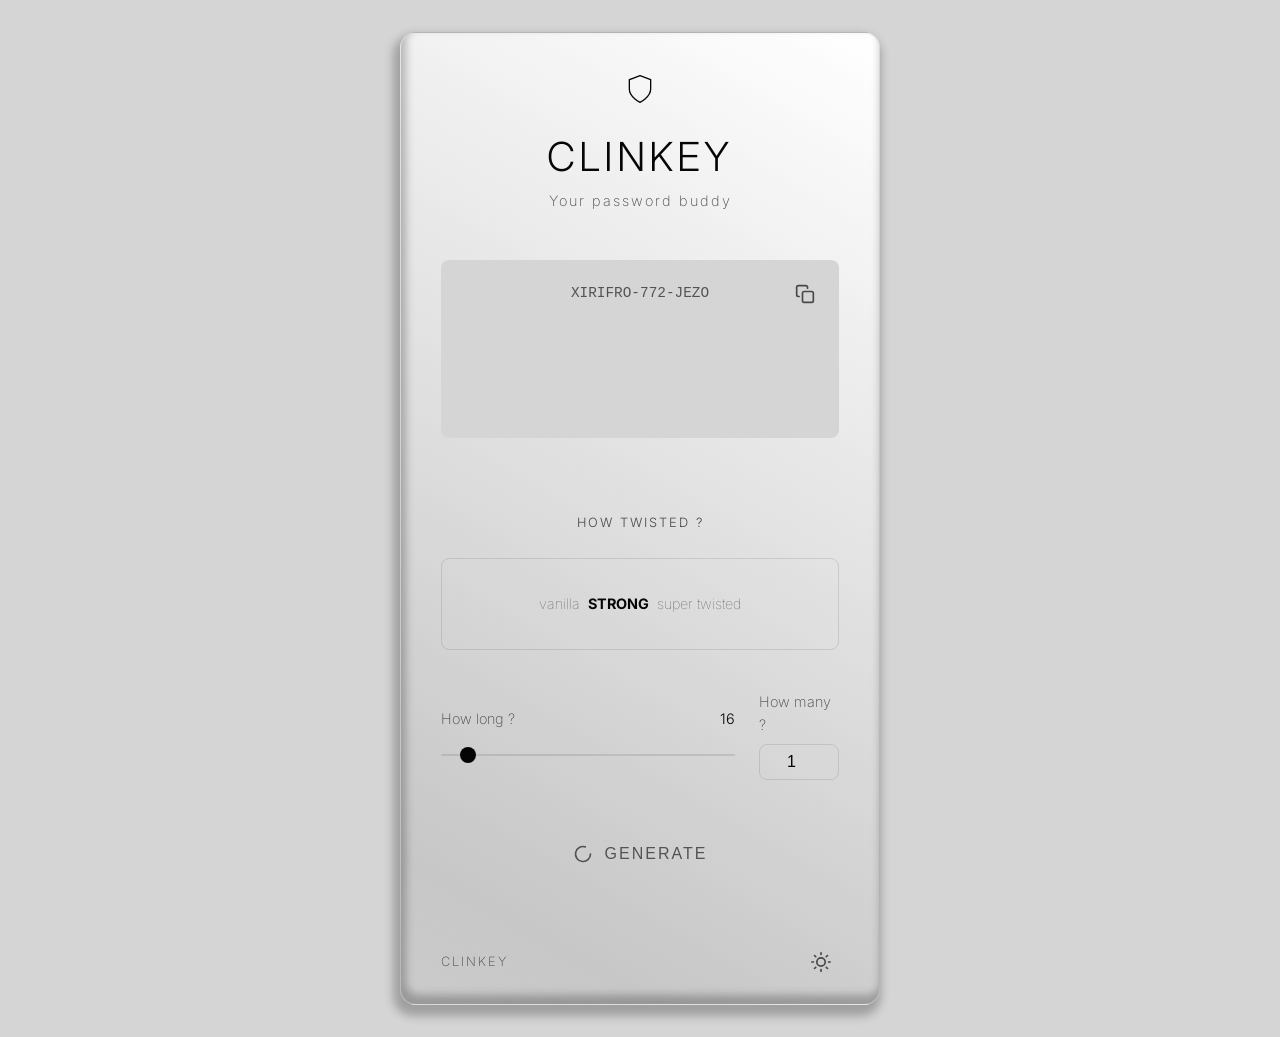
<file: src/index.html>
<!DOCTYPE html>
<html lang="fr">
<head>
    <meta charset="UTF-8">
    <meta name="viewport" content="width=device-width, initial-scale=1.0">
    <title>Clinkey - Your password buddy</title>
    <link rel="icon" type="image/png" href="favicon/favicon-96x96.png" sizes="96x96" />
    <link rel="icon" type="image/svg+xml" href="favicon/favicon.svg" />
    <link rel="shortcut icon" href="favicon/favicon.ico" />
    <link rel="apple-touch-icon" sizes="180x180" href="favicon/apple-touch-icon.png" />
    <meta name="apple-mobile-web-app-title" content="ClinKey" />
    <link rel="manifest" href="favicon/site.webmanifest" />
    <!-- Inclusion of the 'Inter' font from Google Fonts -->
    <link rel="preconnect" href="https://fonts.googleapis.com">
    <link rel="preconnect" href="https://fonts.gstatic.com" crossorigin>
    <link href="https://fonts.googleapis.com/css2?family=Inter:wght@200;300;400&display=swap" rel="stylesheet">
    <link rel="stylesheet" href="./static/css/style.css">
</head>
<body data-theme="dark"> <!-- Dark theme by default -->

    <div class="app-container">
        <div class="app-content">
            <!-- Header -->
            <header class="header">
                <svg xmlns="http://www.w3.org/2000/svg" width="32" height="32" viewBox="0 0 24 24" fill="none" stroke="currentColor" stroke-width="1.5" stroke-linecap="round" stroke-linejoin="round" class="header-icon"><path d="M12 22s8-4 8-10V5l-8-3-8 3v7c0 6 8 10 8 10z"></path></svg>
                <h1 class="header-title">Clinkey</h1>
                <p class="header-subtitle">Your password buddy</p>
            </header>

            <main>
                <!-- Display of the generated password -->
                <div class="password-display-wrapper">
                    <textarea id="password-display" readonly rows="8"></textarea>
                    <button id="copy-button" title="Copy to clipboard">
                        <svg xmlns="http://www.w3.org/2000/svg" width="20" height="20" viewBox="0 0 24 24" fill="none" stroke="currentColor" stroke-width="2" stroke-linecap="round" stroke-linejoin="round"><rect x="9" y="9" width="13" height="13" rx="2" ry="2"></rect><path d="M5 15H4a2 2 0 0 1-2-2V4a2 2 0 0 1 2-2h9a2 2 0 0 1 2 2v1"></path></svg>
                    </button>
                </div>
                <div id="copy-feedback"></div>

                <!-- Generation options -->
                <section class="options-section">
                    <fieldset style="border:none;">
                        <legend class="options-legend">How twisted ?</legend>
                        <div class="radio-group">
                            <div>
                                <input type="radio" name="password_type" value="normal" id="type_normal">
                                <label for="type_normal" class="radio-label">
                                    <span class="radio-label-title">Vanilla</Var></span>
                                </label>
                            </div>
                            <div>
                                <input type="radio" name="password_type" value="strong" id="type_strong" checked>
                                <label for="type_strong" class="radio-label">
                                    <span class="radio-label-title">Strong</span>
                                </label>
                            </div>
                            <div>
                                <input type="radio" name="password_type" value="super_strong" id="type_super_strong">
                                <label for="type_super_strong" class="radio-label">
                                    <span class="radio-label-title">Super twisted</span>
                                </label>
                            </div>
                        </div>
                    </fieldset>

                    <!-- Advanced options -->
                    <div class="advanced-options">
                        <div class="slider-container">
                            <label for="length-slider" class="option-label">
                                <span>How long ?</span>
                                <span id="length-value">16</span>
                            </label>
                            <input type="range" id="length-slider" min="8" max="128" value="16">
                        </div>
                        <div class="quantity-container">
                            <label for="quantity-input" class="option-label"><span>How many ?</span></label>
                            <input type="number" id="quantity-input" min="1" max="70" value="1">
                        </div>
                    </div>
                </section>

                <!-- Generation button -->
                <button id="generate-button" class="action-button">
                    <svg xmlns="http://www.w3.org/2000/svg" width="20" height="20" viewBox="0 0 24 24" fill="none" stroke="currentColor" stroke-width="2" stroke-linecap="round" stroke-linejoin="round"><path d="M21 12a9 9 0 1 1-6.219-8.56"></path></svg>
                    <span>Generate</span>
                </button>
            </main>
        </div>
        
        <!-- Footer -->
        <footer class="footer">
            <p>Clinkey</p>
            <button id="theme-toggle" title="Change theme">
                <svg class="icon-sun" xmlns="http://www.w3.org/2000/svg" width="20" height="20" viewBox="0 0 24 24" fill="none" stroke="currentColor" stroke-width="2" stroke-linecap="round" stroke-linejoin="round"><circle cx="12" cy="12" r="5"></circle><line x1="12" y1="1" x2="12" y2="3"></line><line x1="12" y1="21" x2="12" y2="23"></line><line x1="4.22" y1="4.22" x2="5.64" y2="5.64"></line><line x1="18.36" y1="18.36" x2="19.78" y2="19.78"></line><line x1="1" y1="12" x2="3" y2="12"></line><line x1="21" y1="12" x2="23" y2="12"></line><line x1="4.22" y1="19.78" x2="5.64" y2="18.36"></line><line x1="18.36" y1="5.64" x2="19.78" y2="4.22"></line></svg>
                <svg class="icon-moon" xmlns="http://www.w3.org/2000/svg" width="20" height="20" viewBox="0 0 24 24" fill="none" stroke="currentColor" stroke-width="2" stroke-linecap="round" stroke-linejoin="round"><path d="M21 12.79A9 9 0 1 1 11.21 3 7 7 0 0 0 21 12.79z"></path></svg>
            </button>
        </footer>
    </div>

    <script src="./static/js/script.js"></script>
</body>
</html>
</file>
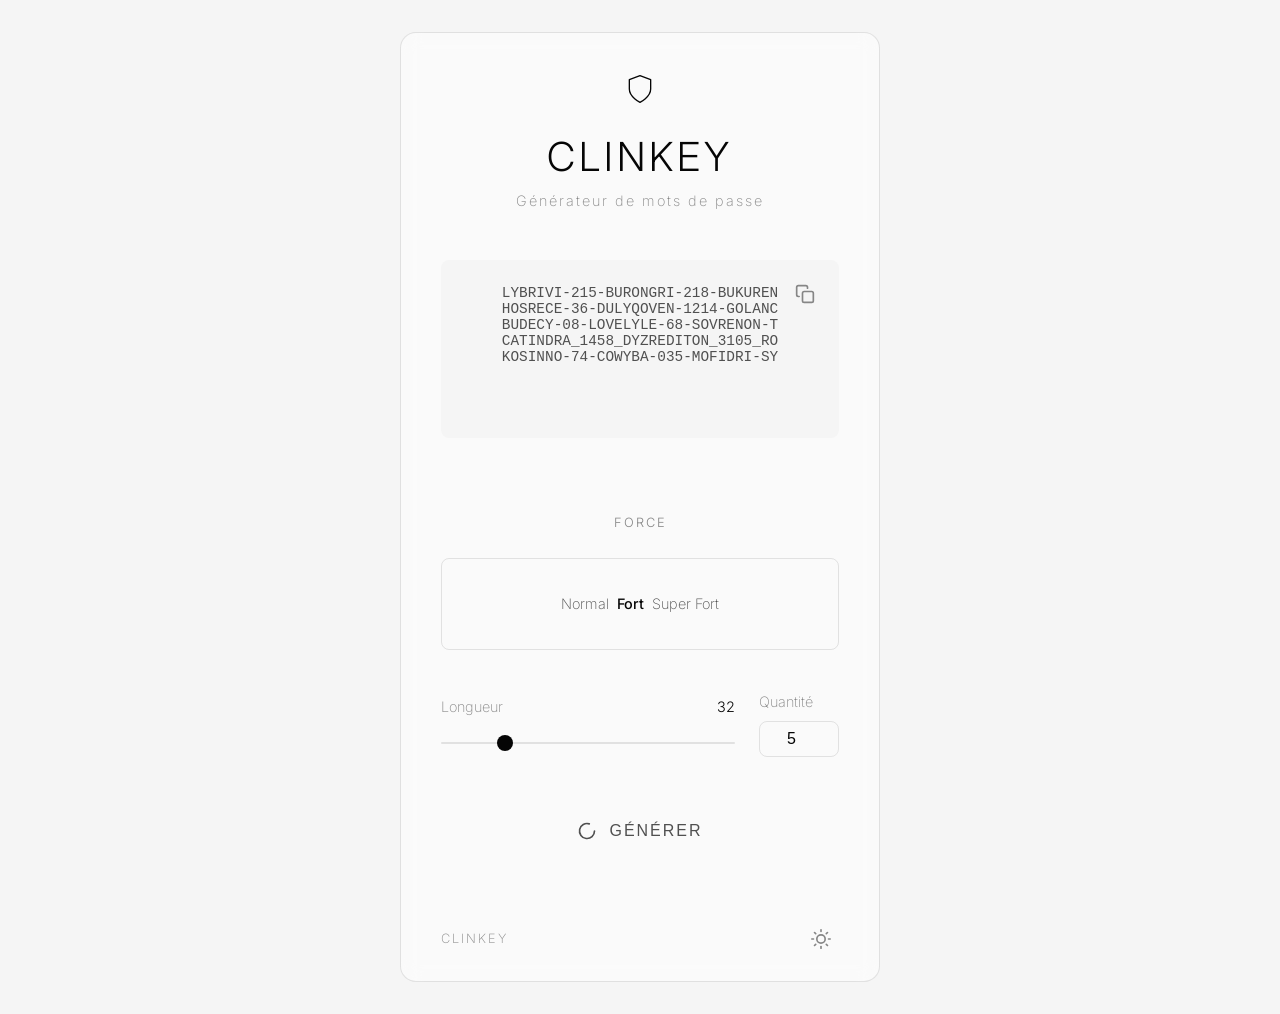
<file: clinkey.html>
<!DOCTYPE html>
<html lang="fr">
<head>
    <meta charset="UTF-8">
    <meta name="viewport" content="width=device-width, initial-scale=1.0">
    <title>Clinkey - Générateur de Mots de Passe Avancé</title>
    
    <!-- Inclusion of the 'Inter' font from Google Fonts -->
    <link rel="preconnect" href="https://fonts.googleapis.com">
    <link rel="preconnect" href="https://fonts.gstatic.com" crossorigin>
    <link href="https://fonts.googleapis.com/css2?family=Inter:wght@200;300;400&display=swap" rel="stylesheet">
    <link rel="stylesheet" href="./static/css/style.css">
</head>
<body data-theme="dark"> <!-- Dark theme by default -->

    <div class="app-container">
        <div class="app-content">
            <!-- Header -->
            <header class="header">
                <svg xmlns="http://www.w3.org/2000/svg" width="32" height="32" viewBox="0 0 24 24" fill="none" stroke="currentColor" stroke-width="1.5" stroke-linecap="round" stroke-linejoin="round" class="header-icon"><path d="M12 22s8-4 8-10V5l-8-3-8 3v7c0 6 8 10 8 10z"></path></svg>
                <h1 class="header-title">Clinkey</h1>
                <p class="header-subtitle">Générateur de mots de passe</p>
            </header>

            <main>
                <!-- Display of the generated password -->
                <div class="password-display-wrapper">
                    <textarea id="password-display" readonly rows="8"></textarea>
                    <button id="copy-button" title="Copier dans le presse-papiers">
                        <svg xmlns="http://www.w3.org/2000/svg" width="20" height="20" viewBox="0 0 24 24" fill="none" stroke="currentColor" stroke-width="2" stroke-linecap="round" stroke-linejoin="round"><rect x="9" y="9" width="13" height="13" rx="2" ry="2"></rect><path d="M5 15H4a2 2 0 0 1-2-2V4a2 2 0 0 1 2-2h9a2 2 0 0 1 2 2v1"></path></svg>
                    </button>
                </div>
                <div id="copy-feedback"></div>

                <!-- Generation options -->
                <section class="options-section">
                    <fieldset style="border:none;">
                        <legend class="options-legend">Force</legend>
                        <div class="radio-group">
                            <div>
                                <input type="radio" name="password_type" value="normal" id="type_normal">
                                <label for="type_normal" class="radio-label">
                                    <span class="radio-label-title">Normal</span>
                                </label>
                            </div>
                            <div>
                                <input type="radio" name="password_type" value="strong" id="type_strong" checked>
                                <label for="type_strong" class="radio-label">
                                    <span class="radio-label-title">Fort</span>
                                </label>
                            </div>
                            <div>
                                <input type="radio" name="password_type" value="super_strong" id="type_super_strong">
                                <label for="type_super_strong" class="radio-label">
                                    <span class="radio-label-title">Super Fort</span>
                                </label>
                            </div>
                        </div>
                    </fieldset>

                    <!-- Advanced options -->
                    <div class="advanced-options">
                        <div class="slider-container">
                            <label for="length-slider" class="option-label">
                                <span>Longueur</span>
                                <span id="length-value">32</span>
                            </label>
                            <input type="range" id="length-slider" min="8" max="128" value="32">
                        </div>
                        <div class="quantity-container">
                            <label for="quantity-input" class="option-label"><span>Quantité</span></label>
                            <input type="number" id="quantity-input" min="1" max="50" value="5">
                        </div>
                    </div>
                </section>

                <!-- Generation button -->
                <button id="generate-button" class="action-button">
                    <svg xmlns="http://www.w3.org/2000/svg" width="20" height="20" viewBox="0 0 24 24" fill="none" stroke="currentColor" stroke-width="2" stroke-linecap="round" stroke-linejoin="round"><path d="M21 12a9 9 0 1 1-6.219-8.56"></path></svg>
                    <span>Générer</span>
                </button>
            </main>
        </div>
        
        <!-- Footer -->
        <footer class="footer">
            <p>Clinkey</p>
            <button id="theme-toggle" title="Changer de thème">
                <svg class="icon-sun" xmlns="http://www.w3.org/2000/svg" width="20" height="20" viewBox="0 0 24 24" fill="none" stroke="currentColor" stroke-width="2" stroke-linecap="round" stroke-linejoin="round"><circle cx="12" cy="12" r="5"></circle><line x1="12" y1="1" x2="12" y2="3"></line><line x1="12" y1="21" x2="12" y2="23"></line><line x1="4.22" y1="4.22" x2="5.64" y2="5.64"></line><line x1="18.36" y1="18.36" x2="19.78" y2="19.78"></line><line x1="1" y1="12" x2="3" y2="12"></line><line x1="21" y1="12" x2="23" y2="12"></line><line x1="4.22" y1="19.78" x2="5.64" y2="18.36"></line><line x1="18.36" y1="5.64" x2="19.78" y2="4.22"></line></svg>
                <svg class="icon-moon" xmlns="http://www.w3.org/2000/svg" width="20" height="20" viewBox="0 0 24 24" fill="none" stroke="currentColor" stroke-width="2" stroke-linecap="round" stroke-linejoin="round"><path d="M21 12.79A9 9 0 1 1 11.21 3 7 7 0 0 0 21 12.79z"></path></svg>
            </button>
        </footer>
    </div>

    <script src="./static/js/script.js"></script>
</body>
</html>
</file>
<file: src/static/css/style.css>
/* --- Futuristic & Clean Theme --- */
  :root {
    /* Dark theme (default) */
    --bg-color: #050505;
    --surface-color: #101010;
    --text-color: #f5f5f5d7;
    --text-color-strong: #f5f5f5;
    --subtle-text-color: #727272;
    --accent-color: #00BFFF;
    --hover-bg-color: rgba(255, 255, 255, 0.05);
    --border-color: rgba(255, 255, 255, 0.1);
    --backdrop-bg: rgba(16, 16, 16, 0.5);
    --box-shadow: none;
    --app-background: linear-gradient(190deg,#131313 0%, #0d0d0d 70%, #030303 100%);


body[data-theme="light"] {
    /* Light theme */
    /* --bg-color: #f5f5f5;
    --surface-color: #ffffff;
    --text-color: #505050; */
    --bg-color: #d5d5d5;
    --surface-color: #bbb;
    --text-color: #535353;
    --text-color-strong: #050505;
    /* --subtle-text-color: #868686; */
    --subtle-text-color: #484848;
    --accent-color: #007BFF;
    --hover-bg-color: rgba(0, 0, 0, 0.05);
    --border-color: rgba(0, 0, 0, 0.1);
    --backdrop-bg: rgba(255, 255, 255, 0.5);
    --box-shadow: inset 3px -7px 8px 2px #00000040, -3px 7px 10px 4px #00000040;
    --app-background: linear-gradient(210deg,rgb(255, 255, 255) 0%, rgba(191, 191, 191, 0.65) 88%, rgba(198, 198, 198, 0.69) 100%);

}

/* --- Reset and Base --- */
* {
    margin: 0;
    padding: 0;
    box-sizing: border-box;
}

html {
    font-size: 16px;
}

body {
    background-color: var(--bg-color);
    color: var(--text-color);
    font-family: 'Inter', sans-serif;
    font-weight: 200;
    line-height: 1.6;
    -webkit-font-smoothing: antialiased;
    -moz-osx-font-smoothing: grayscale;
    display: flex;
    justify-content: center;
    align-items: flex-start;
    min-height: 100vh;
    padding: 2rem 1rem;
    transition: background-color 0.3s ease, color 0.3s ease;
}

/* --- Main Container --- */
.app-container {
    width: 100%;
    max-width: 480px;
    background: var(--app-background);
    border: 1px solid var(--border-color);
    border-radius: 16px;
    overflow: hidden;
    backdrop-filter: blur(10px);
    -webkit-backdrop-filter: blur(10px);
    /* background-color: var(--backdrop-bg); */
    transition: border-color 0.3s ease, background-color 0.3s ease;
    box-shadow: var(--box-shadow);

}

.app-content {
    padding: 2.5rem;
}

/* --- Header --- */
.header {
    text-align: center;
    margin-bottom: 3rem;
}

.header-icon {
    stroke: var(--text-color-strong);
    stroke-width: 1;
    margin-bottom: 0.75rem;
    transition: stroke 0.3s ease;
}

.header-title {
    font-size: 2.5rem;
    font-weight: 300;
    color: var(--text-color-strong);
    letter-spacing: 4px;
    text-transform: uppercase;
    transition: color 0.3s ease;
}

.header-subtitle {
    font-size: 0.9rem;
    color: var(--subtle-text-color);
    font-weight: 200;
    letter-spacing: 2px;
}

/* --- Password Display --- */
.password-display-wrapper {
    position: relative;
    margin-bottom: 0.5rem;
}

#password-display {
    width: 100%;
    background-color: var(--bg-color);
    border: 1px solid transparent;
    color: var(--text-color);
    font-family: 'Menlo', 'JetBrains Mono', monospace;
    font-size: 0.9rem;
    padding: 1.5rem;
    border-radius: 8px;
    resize: none;
    min-height: 150px;
    text-align: center;
    transition: border-color 0.3s ease, box-shadow 0.3s ease, background-color 0.3s ease, color 0.3s ease;
}

#password-display:focus {
    outline: none;
    border-color: var(--accent-color);
    box-shadow: 0 0 15px rgba(0, 191, 255, 0.2);
}

#copy-button {
    position: absolute;
    top: 1rem;
    right: 1rem;
    background: none;
    border: none;
    cursor: pointer;
    color: var(--subtle-text-color);
    padding: 0.5rem;
    border-radius: 50%;
    transition: color 0.3s ease, background-color 0.3s ease;
}

#copy-button:hover {
    color: var(--text-color-strong);
    background-color: var(--hover-bg-color);
}

#copy-feedback {
    text-align: center;
    height: 20px;
    font-size: 0.8rem;
    color: var(--accent-color);
    opacity: 0;
    transition: opacity 0.5s ease;
    letter-spacing: 1px;
}

#copy-feedback.fade-in-out {
    opacity: 1;
}

/* --- Options Section --- */
.options-section {
    margin-top: 2.5rem;
}

.options-legend {
    text-align: center;
    font-size: 0.8rem;
    color: var(--subtle-text-color);
    margin-bottom: 1.5rem;
    font-weight: 300;
    text-transform: uppercase;
    letter-spacing: 2px;
}

.radio-group {
    display: flex;
    justify-content: center;
    gap: 0.5rem;
    border: 1px solid var(--border-color);
    border-radius: 8px;
    padding: 0.5rem;
    transition: border-color 0.3s ease;
}

.radio-label {
    flex: 1;
    padding: 0.75rem;
    text-align: center;
    cursor: pointer;
    border-radius: 6px;
    transition: background-color 0.3s ease, color 0.3s ease;
    color: var(--subtle-text-color);
}

.radio-label-title {
    display: block;
    font-size: 0.9rem;
    color: var(--text-color);
    transition: color 0.3s ease;
    font-weight: 100 !important;
    text-transform: lowercase;
}

.radio-label-desc { display: none; }
input[type="radio"] { display: none; }

input[type="radio"]:checked + .radio-label .radio-label-title {
      color: var(--text-color-strong);
      font-weight: 700 !important;
      text-transform: uppercase;
}

/* --- Advanced Options --- */
.advanced-options {
    margin-top: 2.5rem;
    display: grid;
    grid-template-columns: 1fr 80px;
    gap: 1.5rem;
    align-items: center;
}

.option-label {
    display: flex;
    justify-content: space-between;
    font-size: 0.9rem;
    margin-bottom: 0.5rem;
    color: var(--subtle-text-color);
}

#length-value {
    font-weight: 300;
    color: var(--text-color-strong);
}

input[type="range"] {
    -webkit-appearance: none;
    appearance: none;
    width: 100%;
    height: 2px;
    background: var(--border-color);
    border-radius: 2px;
    outline: none;
    transition: background 0.3s;
}
input[type="range"]::-webkit-slider-thumb {
    -webkit-appearance: none;
    appearance: none;
    width: 16px;
    height: 16px;
    background: var(--text-color-strong);
    cursor: pointer;
    border-radius: 50%;
    transition: transform 0.2s ease, box-shadow 0.3s ease, background-color 0.3s ease;
}
input[type="range"]::-webkit-slider-thumb:hover { transform: scale(1.1); }
input[type="range"]::-webkit-slider-thumb:active {
    box-shadow: 0 0 10px var(--accent-color);
    background: var(--accent-color);
}

#quantity-input {
    width: 100%;
    background-color: transparent;
    border: 1px solid var(--border-color);
    color: var(--text-color-strong);
    padding: 0.5rem;
    border-radius: 8px;
    text-align: center;
    font-size: 1rem;
    font-weight: 300;
    transition: border-color 0.3s ease, box-shadow 0.3s ease, color 0.3s ease;
}
#quantity-input:focus {
    outline: none;
    border-color: var(--accent-color);
}

/* --- Action Buttons --- */
.action-button {
    width: 100%;
    background-color: transparent;
    border: none;
    color: var(--text-color);
    padding: 1rem;
    border-radius: 8px;
    font-size: 1rem;
    font-weight: 300;
    cursor: pointer;
    transition: background-color 0.3s ease, color 0.3s ease;
    display: flex;
    align-items: center;
    justify-content: center;
    gap: 0.75rem;
    text-transform: uppercase;
    letter-spacing: 2px;
}

.action-button:hover {
    background-color: var(--hover-bg-color);
    color: var(--text-color-strong);
}

#generate-button { margin-top: 3rem; }

/* --- Footer --- */
.footer {
    display: flex;
    justify-content: space-between;
    align-items: center;
    padding: 1.5rem 2.5rem;
    font-size: 0.8rem;
    color: var(--subtle-text-color);
    font-weight: 200;
    letter-spacing: 2px;
    text-transform: uppercase;
}

#theme-toggle {
    background: none;
    border: none;
    cursor: pointer;
    color: var(--subtle-text-color);
    padding: 0.5rem;
    border-radius: 50%;
    display: flex;
    align-items: center;
    justify-content: center;
    transition: color 0.3s ease, background-color 0.3s ease;
}
#theme-toggle:hover {
    color: var(--text-color-strong);
    background-color: var(--hover-bg-color);
}
.icon-sun, .icon-moon { transition: transform 0.3s ease-out; }
body[data-theme="light"] .icon-moon { display: none; }
body[data-theme="dark"] .icon-sun { display: none; }

/* --- Loader --- */
.loader {
    width: 16px;
    height: 16px;
    border: 2px solid currentColor;
    border-bottom-color: transparent;
    border-radius: 50%;
    display: inline-block;
    box-sizing: border-box;
    animation: rotation 1s linear infinite;
}
.hidden { display: none; }
@keyframes rotation {
    0% { transform: rotate(0deg); }
    100% { transform: rotate(360deg); }
}

/* --- Responsive --- */
@media (max-width: 600px) {
    html { font-size: 14px; }
    body { padding: 1rem 0.5rem; }
    .app-content, .footer { padding: 1.5rem; }
    .header-title { font-size: 2rem; }
    .advanced-options {
        grid-template-columns: 1fr;
        gap: 2rem;
    }
}
</file>
<file: static/css/style.css>
/* --- Futuristic & Clean Theme --- */
  :root {
    /* Dark theme (default) */
    --bg-color: #050505;
    --surface-color: #101010;
    --text-color: #f5f5f5d7;
    --text-color-strong: #f5f5f5;
    --subtle-text-color: #727272;
    --accent-color: #00BFFF;
    --hover-bg-color: rgba(255, 255, 255, 0.05);
    --border-color: rgba(255, 255, 255, 0.1);
    --backdrop-bg: rgba(16, 16, 16, 0.5);
}

body[data-theme="light"] {
    /* Light theme */
    --bg-color: #f5f5f5;
    --surface-color: #ffffff;
    --text-color: #505050;
    --text-color-strong: #050505;
    --subtle-text-color: #868686;
    --accent-color: #007BFF;
    --hover-bg-color: rgba(0, 0, 0, 0.05);
    --border-color: rgba(0, 0, 0, 0.1);
    --backdrop-bg: rgba(255, 255, 255, 0.5);
}

/* --- Reset and Base --- */
* {
    margin: 0;
    padding: 0;
    box-sizing: border-box;
}

html {
    font-size: 16px;
}

body {
    background-color: var(--bg-color);
    color: var(--text-color);
    font-family: 'Inter', sans-serif;
    font-weight: 200;
    line-height: 1.6;
    -webkit-font-smoothing: antialiased;
    -moz-osx-font-smoothing: grayscale;
    display: flex;
    justify-content: center;
    align-items: flex-start;
    min-height: 100vh;
    padding: 2rem 1rem;
    transition: background-color 0.3s ease, color 0.3s ease;
}

/* --- Main Container --- */
.app-container {
    width: 100%;
    max-width: 480px;
    background-color: transparent;
    border: 1px solid var(--border-color);
    border-radius: 16px;
    overflow: hidden;
    backdrop-filter: blur(10px);
    -webkit-backdrop-filter: blur(10px);
    background-color: var(--backdrop-bg);
    transition: border-color 0.3s ease, background-color 0.3s ease;
}

.app-content {
    padding: 2.5rem;
}

/* --- Header --- */
.header {
    text-align: center;
    margin-bottom: 3rem;
}

.header-icon {
    stroke: var(--text-color-strong);
    stroke-width: 1;
    margin-bottom: 0.75rem;
    transition: stroke 0.3s ease;
}

.header-title {
    font-size: 2.5rem;
    font-weight: 300;
    color: var(--text-color-strong);
    letter-spacing: 4px;
    text-transform: uppercase;
    transition: color 0.3s ease;
}

.header-subtitle {
    font-size: 0.9rem;
    color: var(--subtle-text-color);
    font-weight: 200;
    letter-spacing: 2px;
}

/* --- Password Display --- */
.password-display-wrapper {
    position: relative;
    margin-bottom: 0.5rem;
}

#password-display {
    width: 100%;
    background-color: var(--bg-color);
    border: 1px solid transparent;
    color: var(--text-color);
    font-family: 'Menlo', 'JetBrains Mono', monospace;
    font-size: 0.9rem;
    padding: 1.5rem;
    border-radius: 8px;
    resize: none;
    min-height: 150px;
    text-align: center;
    transition: border-color 0.3s ease, box-shadow 0.3s ease, background-color 0.3s ease, color 0.3s ease;
}

#password-display:focus {
    outline: none;
    border-color: var(--accent-color);
    box-shadow: 0 0 15px rgba(0, 191, 255, 0.2);
}

#copy-button {
    position: absolute;
    top: 1rem;
    right: 1rem;
    background: none;
    border: none;
    cursor: pointer;
    color: var(--subtle-text-color);
    padding: 0.5rem;
    border-radius: 50%;
    transition: color 0.3s ease, background-color 0.3s ease;
}

#copy-button:hover {
    color: var(--text-color-strong);
    background-color: var(--hover-bg-color);
}

#copy-feedback {
    text-align: center;
    height: 20px;
    font-size: 0.8rem;
    color: var(--accent-color);
    opacity: 0;
    transition: opacity 0.5s ease;
    letter-spacing: 1px;
}

#copy-feedback.fade-in-out {
    opacity: 1;
}

/* --- Options Section --- */
.options-section {
    margin-top: 2.5rem;
}

.options-legend {
    text-align: center;
    font-size: 0.8rem;
    color: var(--subtle-text-color);
    margin-bottom: 1.5rem;
    font-weight: 300;
    text-transform: uppercase;
    letter-spacing: 2px;
}

.radio-group {
    display: flex;
    justify-content: center;
    gap: 0.5rem;
    border: 1px solid var(--border-color);
    border-radius: 8px;
    padding: 0.5rem;
    transition: border-color 0.3s ease;
}

.radio-label {
    flex: 1;
    padding: 0.75rem;
    text-align: center;
    cursor: pointer;
    border-radius: 6px;
    transition: background-color 0.3s ease, color 0.3s ease;
    color: var(--subtle-text-color);
}

.radio-label-title {
    display: block;
    font-size: 0.9rem;
    color: var(--text-color);
    transition: color 0.3s ease;
}

.radio-label-desc { display: none; }
input[type="radio"] { display: none; }

input[type="radio"]:checked + .radio-label .radio-label-title {
      color: var(--text-color-strong);
      font-weight: 500;
}

/* --- Advanced Options --- */
.advanced-options {
    margin-top: 2.5rem;
    display: grid;
    grid-template-columns: 1fr 80px;
    gap: 1.5rem;
    align-items: center;
}

.option-label {
    display: flex;
    justify-content: space-between;
    font-size: 0.9rem;
    margin-bottom: 0.5rem;
    color: var(--subtle-text-color);
}

#length-value {
    font-weight: 300;
    color: var(--text-color-strong);
}

input[type="range"] {
    -webkit-appearance: none;
    appearance: none;
    width: 100%;
    height: 2px;
    background: var(--border-color);
    border-radius: 2px;
    outline: none;
    transition: background 0.3s;
}
input[type="range"]::-webkit-slider-thumb {
    -webkit-appearance: none;
    appearance: none;
    width: 16px;
    height: 16px;
    background: var(--text-color-strong);
    cursor: pointer;
    border-radius: 50%;
    transition: transform 0.2s ease, box-shadow 0.3s ease, background-color 0.3s ease;
}
input[type="range"]::-webkit-slider-thumb:hover { transform: scale(1.1); }
input[type="range"]::-webkit-slider-thumb:active {
    box-shadow: 0 0 10px var(--accent-color);
    background: var(--accent-color);
}

#quantity-input {
    width: 100%;
    background-color: transparent;
    border: 1px solid var(--border-color);
    color: var(--text-color-strong);
    padding: 0.5rem;
    border-radius: 8px;
    text-align: center;
    font-size: 1rem;
    font-weight: 300;
    transition: border-color 0.3s ease, box-shadow 0.3s ease, color 0.3s ease;
}
#quantity-input:focus {
    outline: none;
    border-color: var(--accent-color);
}

/* --- Action Buttons --- */
.action-button {
    width: 100%;
    background-color: transparent;
    border: none;
    color: var(--text-color);
    padding: 1rem;
    border-radius: 8px;
    font-size: 1rem;
    font-weight: 300;
    cursor: pointer;
    transition: background-color 0.3s ease, color 0.3s ease;
    display: flex;
    align-items: center;
    justify-content: center;
    gap: 0.75rem;
    text-transform: uppercase;
    letter-spacing: 2px;
}

.action-button:hover {
    background-color: var(--hover-bg-color);
    color: var(--text-color-strong);
}

#generate-button { margin-top: 3rem; }

/* --- Footer --- */
.footer {
    display: flex;
    justify-content: space-between;
    align-items: center;
    padding: 1.5rem 2.5rem;
    font-size: 0.8rem;
    color: var(--subtle-text-color);
    font-weight: 200;
    letter-spacing: 2px;
    text-transform: uppercase;
}

#theme-toggle {
    background: none;
    border: none;
    cursor: pointer;
    color: var(--subtle-text-color);
    padding: 0.5rem;
    border-radius: 50%;
    display: flex;
    align-items: center;
    justify-content: center;
    transition: color 0.3s ease, background-color 0.3s ease;
}
#theme-toggle:hover {
    color: var(--text-color-strong);
    background-color: var(--hover-bg-color);
}
.icon-sun, .icon-moon { transition: transform 0.3s ease-out; }
body[data-theme="light"] .icon-moon { display: none; }
body[data-theme="dark"] .icon-sun { display: none; }

/* --- Loader --- */
.loader {
    width: 16px;
    height: 16px;
    border: 2px solid currentColor;
    border-bottom-color: transparent;
    border-radius: 50%;
    display: inline-block;
    box-sizing: border-box;
    animation: rotation 1s linear infinite;
}
.hidden { display: none; }
@keyframes rotation {
    0% { transform: rotate(0deg); }
    100% { transform: rotate(360deg); }
}

/* --- Responsive --- */
@media (max-width: 600px) {
    html { font-size: 14px; }
    body { padding: 1rem 0.5rem; }
    .app-content, .footer { padding: 1.5rem; }
    .header-title { font-size: 2rem; }
    .advanced-options {
        grid-template-columns: 1fr;
        gap: 2rem;
    }
}
</file>
